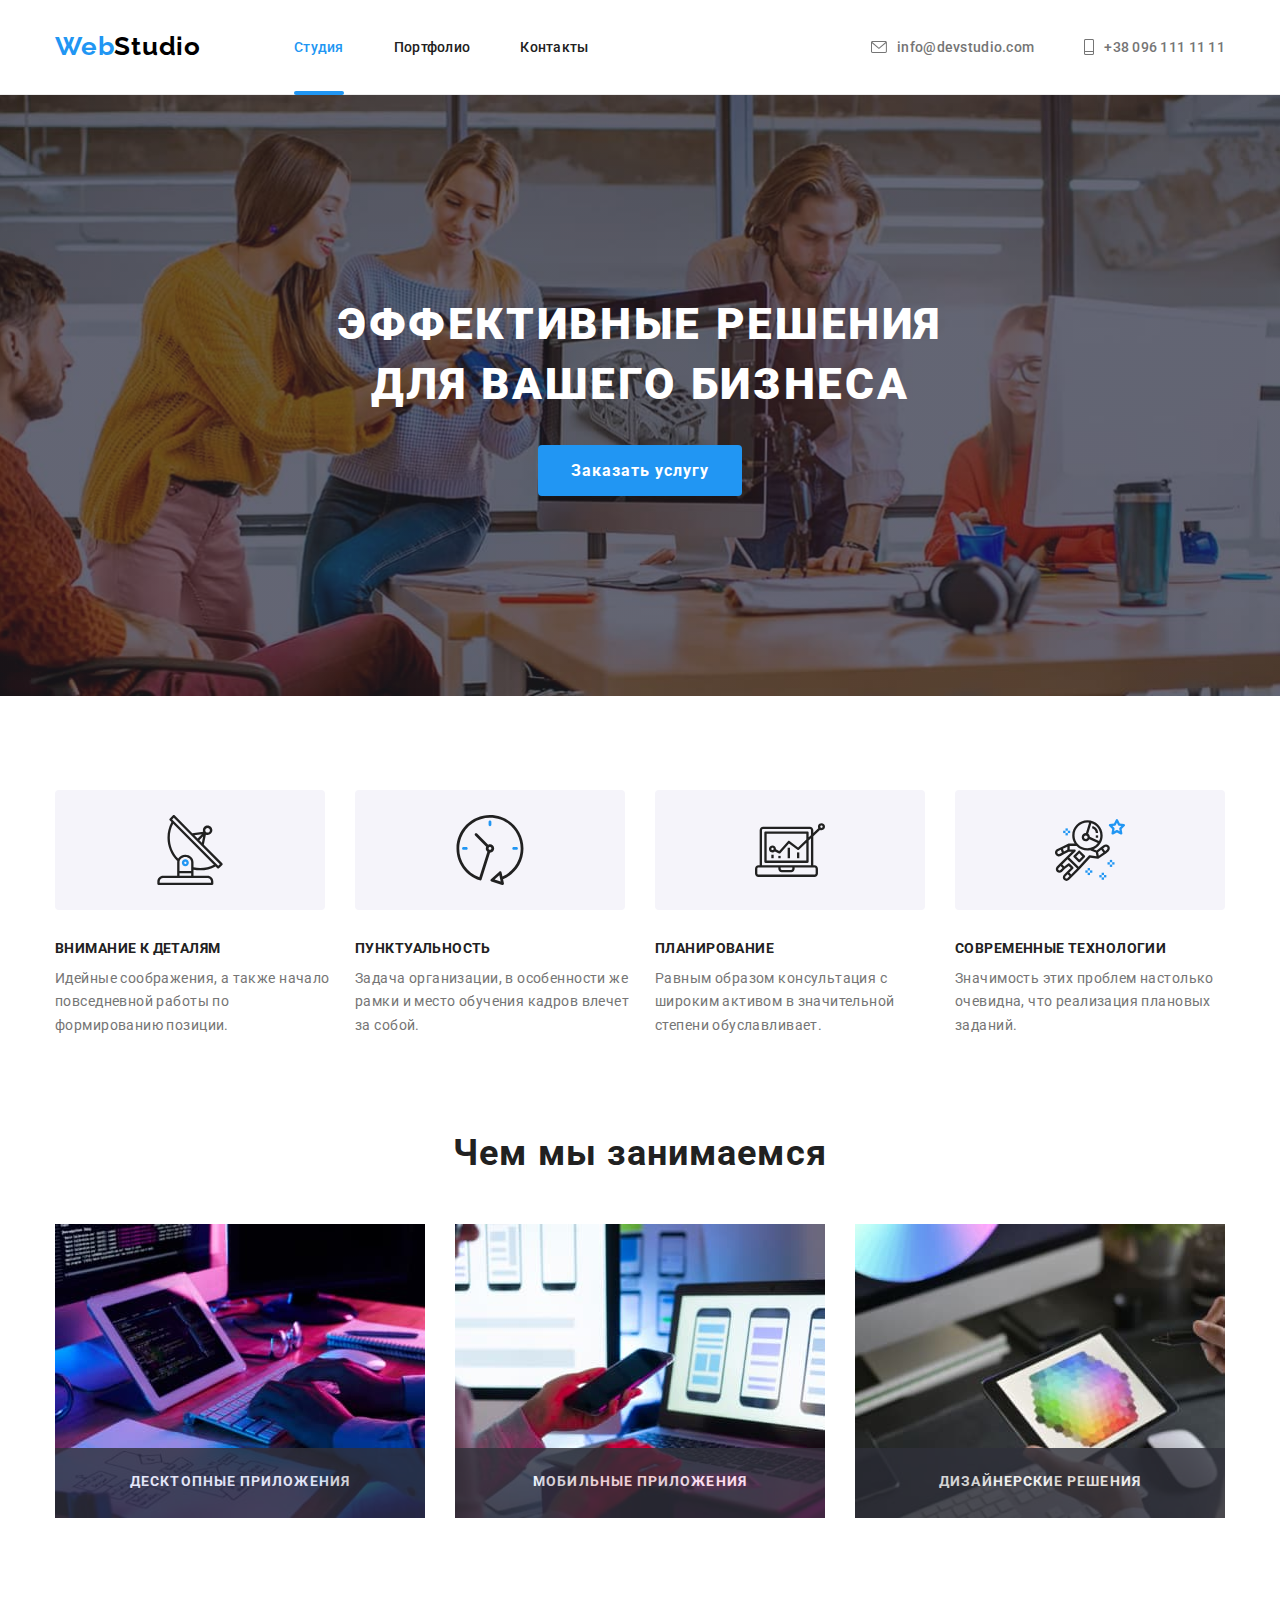
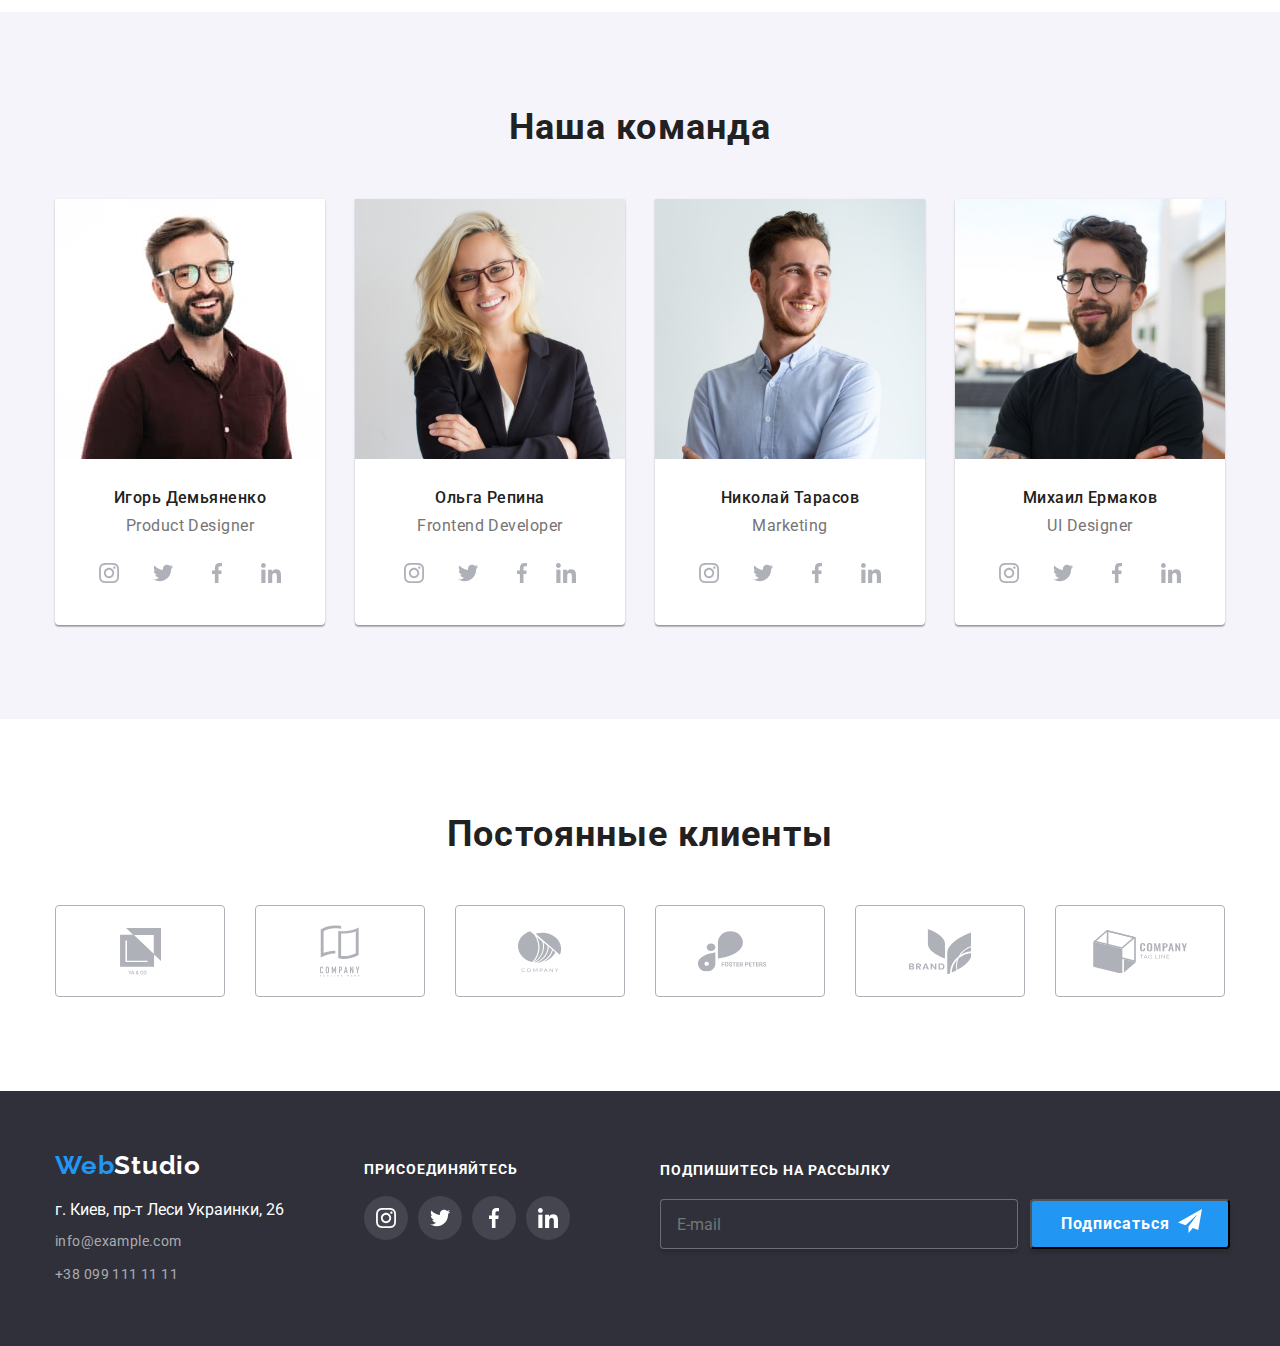
<file: index.html>
<!DOCTYPE html>
<html lang="en">
  <head>
    <meta charset="UTF-8" />
    <meta name="viewport" content="width=device-width, initial-scale=1.0" />
    <title>WebStudio</title>
    <link rel="preconnect" href="https://fonts.googleapis.com" />
    <link rel="preconnect" href="https://fonts.gstatic.com" crossorigin />
    <link
      href="https://fonts.googleapis.com/css2?family=Raleway:wght@700&family=Roboto:wght@400;500;700;900&display=swap"
      rel="stylesheet"
    />
    <link
      rel="stylesheet"
      href="https://cdnjs.cloudflare.com/ajax/libs/modern-normalize/2.0.0/modern-normalize.min.css"
    />
    <link rel="stylesheet" href="./css/main.min.css" />
  </head>

  <body>
    <!-- header -->
    <header class="header">
      <div class="container">
        <div class="header__menu">
          <!-- Лого -->
          <a href="" class="logo link"
            >Web<span class="logo__change-color">Studio</span></a
          >
          <!-- Списки мемю -->

          <nav class="header-navigator">
            <ul class="site-nav list">
              <li class="site-nav__item">
                <a href="" class="site-nav__link link site-nav__link--current">Студия</a>
              </li>
              <li class="site-nav__item">
                <a href="./portfolio.html" class="site-nav__link  link"
                  >Портфолио</a
                >
              </li>
              <li class="site-nav__item">
                <a href="" class="site-nav__link link">Контакты</a>
              </li>
            </ul>
          </nav>
          <ul class="contact-list list">
            <li class="contact-list__item">
              
              <a href="mailto:info@devstudio.com" class="contact-list__link link">
                <svg class="contact-list__icon-mail" width="16px" height="12px">
                  <use href="./icons/sprite.svg#mail"></use>
                </svg>
                info@devstudio.com
              </a>
            </li>
            <li class="contact-list__item">
              <a href="tel:+380961111111" class="contact-list__link link">
                <svg class="contact-list__icon-mobile" width="10px" height="16px">
                  <use href="./icons/sprite.svg#mobile"></use>
                </svg>
                +38 096 111 11 11
              </a>
            </li>
          </ul>
        </div>
      </div>
    </header>
    <main>
      <section class="hero">
        <div class="container">
          <!-- Главный заголовок -->
            <h1 class="hero__title">
              Эффективные решения <br />
              для вашего бизнеса
            </h1>
            <button  class="hero__button" type="button" data-modal-open>Заказать услугу</button>
        </div>
        
      </section>
      <section class="studio">
        <div class="container">
          <h2 class="studio__hidden-title">Студия</h2>
          <ul class="studio__list list">
            <li class="studio__item antenna">
             
              <div class="studio__icon">
                <svg class="icon-antenna" width="70px" height="70px">
                  <use href="./icons/sprite.svg#antenna"></use>
                </svg>
              </div>
              <h3 class="studio__title">Внимание к деталям</h3>
              <p class="studio__text">
                Идейные соображения, а также начало повседневной работы по
                формированию позиции.
              </p>
            </li>
            <li class="studio__item clock">
              <div class="studio__icon">
                <svg class="icon-clock" width="70px" height="70px">
                  <use href="./icons/sprite.svg#clock"></use>
                </svg>
              </div>
              <h3 class="studio__title">Пунктуальность</h3>
              <p class="studio__text">
                Задача организации, в особенности же рамки и место обучения
                кадров влечет за собой.
              </p>
            </li>
            <li class="studio__item diagram">
              <div class="studio__icon">
                <svg class="icon-diagram" width="70px" height="70px">
                  <use href="./icons/sprite.svg#diagram"></use>
                </svg>
              </div>
              <h3 class="studio__title">Планирование</h3>
              <p class="studio__text">
                Равным образом консультация с широким активом в значительной
                степени обуславливает.
              </p>
            </li>
            <li class="studio__item astronaut">
              <div class="studio__icon">
                <svg class="icon-astronaut" width="70px" height="70px">
                  <use href="./icons/sprite.svg#astronaut"></use>
                </svg>
              </div>
              <h3 class="studio__title">Современные технологии</h3>
              <p class="studio__text">
                Значимость этих проблем настолько очевидна, что реализация
                плановых заданий.
              </p>
            </li>
          </ul>
        </div>
      </section>
      <section class="work">
        <div class="container">
          <h2 class="work__title title">Чем мы занимаемся</h2>
          <ul class="work__list list">
            <li class="work__item">
              <img
                src="./images/main/img1.jpg"
                width="370"
                alt="пишет код на планшете используя клавиатуру"
              />
              <div class="work__descr-block">
                <p class="work__descr">Десктопные приложения</p>
              </div>
            </li>
            <li class="work__item">
              <img
                src="./images/main/img2.jpg"
                width="370"
                alt="создает мобильное приложение на ноутбуке>"
              />
              <div class="work__descr-block ">
                <p class="work__descr"> Мобильные приложения</p>
              </div>
            </li>
            <li class="work__item">
              <img
                src="./images/main/img3.jpg"
                width="370"
                alt="палитра цветов на планшете"
              />
              <div class="work__descr-block ">
                <p class="work__descr">Дизайнерские решения</p>
              </div>
            </li>
          </ul>
        </div>
      </section>
      <section class="team">
        <div class="container">
          <h2 class="team__title title">Наша команда</h2>
          <ul class="team__list list">
           
            <li class="team__item">
              <img
                class="team__img"
                src="./images/main/igor.jpg"
                width="270"
                height="260"
                alt="Игорь Демьяненко"
              />
              <div class="team__bottom">
                <h3 class="team__subtitle">Игорь Демьяненко</h3>
              <p class="team__descr">Product Designer</p>
              <ul class="social list">
               
                <li class="social__item">
                  <a class="social__link" href="">
                  <svg class="social__icon" width="20px" height="20px">
                    <use href="./icons/sprite.svg#instagram"></use>
                  </svg>
                </a>
              </li>
                <li class="social__item">
                  <a class="social__link" href="">
                    <svg class="social__icon" width="20px" height="20px">
                      <use href="./icons/sprite.svg#twiter"></use>
                    </svg>
                  </a>
                </li>
                <li class="social__item">
                  <a class="social__link" href="">
                    <svg class="social__icon" width="20px" height="20px">
                      <use href="./icons/sprite.svg#facebook"></use>
                    </svg>
                  </a>
                </li>
                <li class="social__item">
                  <a class="social__link" href="">
                    <svg class="social__icon" width="20px" height="20px">
                      <use href="./icons/sprite.svg#linkedin"></use>
                    </svg>
                  </a>
                </li>                
              </ul>
            </div>
            </li>

            <li class="team__item">
              <img
                class="team__img"
                src="./images/main/olga.jpg"
                width="270"
                height="260"
                alt="Ольга Репина"
              />
              <div class="team__bottom">
                <h3 class="team__subtitle">Ольга Репина</h3>
              <p class="team__descr">Frontend Developer</p>
              <ul class="social list">
                <li class="social__item">
                  <a class="social__link" href="">
                  <svg class="social__icon" width="20px" height="20px">
                    <use href="./icons/sprite.svg#instagram"></use>
                  </svg>
                </a>
              </li>
                <li class="social__item">
                  <a class="social__link" href="">
                    <svg class="social__icon" width="20px" height="20px">
                      <use href="./icons/sprite.svg#twiter"></use>
                    </svg>
                  </a>
                </li>
                <li class="social-item">
                  <a class="social__link" href="">
                    <svg class="social__icon" width="20px" height="20px">
                      <use href="./icons/sprite.svg#facebook"></use>
                    </svg>
                  </a>
                </li>
                <li class="social__item">
                  <a class="social__link" href="">
                    <svg class="social__icon" width="20px" height="20px">
                      <use href="./icons/sprite.svg#linkedin"></use>
                    </svg>
                  </a>
                </li>                
              </ul>
              </div>
            </li>

            <li class="team__item">
              <img
                class="team__img"
                src="./images/main/nikolai.jpg"
                width="270"
                height="260"
                alt="Николай Тарасов"
              />
              <div class="team__bottom">
                <h3 class="team__subtitle">Николай Тарасов</h3>
              <p class="team__descr">Marketing</p>
              <ul class="social list">
                <li class="social__item">
                  <a class="social__link" href="">
                  <svg class="social__icon" width="20px" height="20px">
                    <use href="./icons/sprite.svg#instagram"></use>
                  </svg>
                </a>
              </li>
                <li class="social__item">
                  <a class="social__link" href="">
                    <svg class="social__icon" width="20px" height="20px">
                      <use href="./icons/sprite.svg#twiter"></use>
                    </svg>
                  </a>
                </li>
                <li class="social__item">
                  <a class="social__link" href="">
                    <svg class="social__icon" width="20px" height="20px">
                      <use href="./icons/sprite.svg#facebook"></use>
                    </svg>
                  </a>
                </li>
                <li class="social__item">
                  <a class="social__link" href="">
                    <svg class="social__icon" width="20px" height="20px">
                      <use href="./icons/sprite.svg#linkedin"></use>
                    </svg>
                  </a>
                </li>                
              </ul>
              </div>
            </li>

            <li class="team__item">
              <img
                class="team__img"
                src="./images/main/mikhail.jpg"
                width="270"
                height="260"
                alt="Михаил Ермаков"
              />
              <div class="team__bottom">
                <h3 class="team__subtitle">Михаил Ермаков</h3>
              <p class="team__descr">UI Designer</p>
              <ul class="social list">
                <li class="social__item">
                  <a class="social__link" href="">
                  <svg class="social__icon" width="20px" height="20px">
                    <use href="./icons/sprite.svg#instagram"></use>
                  </svg>
                </a>
              </li>
                <li class="social__item">
                  <a class="social__link" href="">
                    <svg class="social__icon" width="20px" height="20px">
                      <use href="./icons/sprite.svg#twiter"></use>
                    </svg>
                  </a>
                </li>
                <li class="social__item">
                  <a class="social__link" href="">
                    <svg class="social__icon" width="20px" height="20px">
                      <use href="./icons/sprite.svg#facebook"></use>
                    </svg>
                  </a>
                </li>
                <li class="social__item">
                  <a class="social__link" href="">
                    <svg class="social__icon" width="20px" height="20px">
                      <use href="./icons/sprite.svg#linkedin"></use>
                    </svg>
                  </a>
                </li>                
              </ul>
              </div>
            </li>
          </ul>
        </div>
      </section>

      <!-- clients -->
      <section class="clients">
        <div class="container">
          <h3 class="client__title title">Постоянные клиенты</h3>
          <ul class="clients__list list">
            <li class="client__item">
              <a href="" class="client__link">
                <svg class="client__icon" width="41px" height="46.7px">
                  <use href="./icons/sprite.svg#company1"></use>
                </svg>
              </a>
            </li>
            <li class="client__item">
              <a href="" class="client__link">
                <svg class="client__icon" width="40px" height="52px">
                  <use href="./icons/sprite.svg#company2"></use>
                </svg>
              </a>
            </li>
            <li class="client__item">
              <a href="" class="client__link">
                <svg class="client__icon" width="43.46px" height="41.18px">
                  <use href="./icons/sprite.svg#company3"></use>
                </svg>
              </a>
            </li>
            <li class="client__item">
              <a href="" class="client__link">
                <svg class="client__icon" width="84.44px" height="40.62px">
                  <use href="./icons/sprite.svg#company4"></use>
                </svg>
              </a>
            </li>
            <li class="client__item">
              <a href="" class="client__link">
                <svg class="client__icon" width="62.54px" height="45.43px">
                  <use href="./icons/sprite.svg#company5"></use>
                </svg>
              </a>
            </li>
            <li class="client__item">
              <a href="" class="client__link">
                <svg class="client__icon" width="93.79px" height="43.93px">
                  <use href="./icons/sprite.svg#company6"></use>
                </svg>
              </a>
            </li>
          </ul>
        </div>
      </section>
    </main>
    <!-- Футер -->
    <footer class="footer">
      <div class="container">
        
        <div class="footer__wrapper">
          
          <div class="footer__contact-info">
            <!-- Лого футер -->
            <a href="" class="logo footer__logo link"
            >Web<span class="logo__change-color logo__change-color--inverse">Studio</span></a
          >
        <address class="footer__address">г. Киев, пр-т Леси Украинки, 26</address>
        <address class="footer__address">
          <ul class="footer__contact-list list">
            <li class="footer__item">
              <a href="mailto:info@example.com" class="footer-mail-link link"
                >info@example.com</a
              >
            </li>
            <li class="footer__item">
              <a href="tel:+380991111111" class="footer-tel-link link"
                >+38 099 111 11 11</a
              >
            </li>
          </ul>
        </address>
          </div>
         
          <div class="social-media">
            
            <h2 class="social-media__subheader" >присоединяйтесь</h2>
            
            <ul class="social-media__list list">
              <li class="social-media__item">
                <a class="social-media__link" href="">
                  <svg class="social-media__icon" width="20px" height="20px">
                    <use href="./icons/sprite.svg#instagram"></use>
                  </svg>
                </a>
              </li>
              <li class="social-media__item">
                <a class="social-media__link" href="">
                  <svg class="social-media__icon" width="20px" height="20px">
                    <use href="./icons/sprite.svg#twiter"></use>
                  </svg>
                </a>
              </li>
              <li class="social-media__item">
                <a class="social-media__link" href="">
                  <svg class="social-media__icon" width="20px" height="20px">
                    <use href="./icons/sprite.svg#facebook"></use>
                  </svg>
                </a>
              </li>
              <li class="social-media__item">
                <a class="social-media__link" href="">
                  <svg class="social-media__icon" width="20px" height="20px">
                    <use href="./icons/sprite.svg#linkedin"></use>
                  </svg>
                </a>
              </li>
            </ul>
          </div>
           
            <div class="subscribe">
              <form>
                <label class="subscribe__form">
                  <span class="subscribe__label">Подпишитесь на рассылку</span>
                  <input class="subscribe__input" type="email" name="mail" placeholder="E-mail">
                </label>
              </form>
            </div>
                       
          <div class="subscribe__tel-logo">
            <button class="subscribe__btn" type="submit">Подписаться</button>
          </div>
        </div>
      </div>
    </footer>

    <div  class="backdrop is-hidden" data-modal>
      <div class="modal">
        
        <h2 class="modal__title">Оставьте свои данные, мы вам перезвоним</h2>
        
        <form class="form"> 
          <label class="form__field">
              <input type="text" class="form__input" name="name" id="name" autocomplete="no-autofill-please" placeholder=" " >
              <span class="form__label">Имя</span>          
              <svg class="form__icon icon-person " width="15px" height="15px">
                <use href="./icons/sprite.svg#person"></use>
              </svg>
          </label>

          <label class="form__field">
            <input type="tel" class="form__input" name="phone" id="phone" autocomplete="off" placeholder=" ">   
            <span class="form__label">Телефон</span>         
            <svg class="form__icon icon-phone" width="15px" height="15px">
              <use href="./icons/sprite.svg#phone"></use>
            </svg>
          </label>

          <label class="form__field">
            <input type="email" class="form__input form__margin" name="mail" id="mail" autocomplete="off" placeholder=" ">      
            <span class="form__label">Почта</span>      
            <svg class="form__icon icon-email" width="15px" height="15px">
              <use href="./icons/sprite.svg#email"></use>
            </svg>
          </label>

          <label class="field-comment form-field">
            <span class="field-comment__text">Комментарий</span>
            <textarea class="field-comment__textarea" name="comment" placeholder="Введите текст"></textarea>
          </label>

         
              <label class="field-agreement">
                <input class="field-agreement__checkbox" type="checkbox" name="topic" value="html">
                <span class="field-agreement__icon"></span>
               <span class="field-agreement__lable">Соглашаюсь с рассылкой и принимаю <a class="field-agreement__link" href="">Условия договора</a></span>
              </label>
              <button class="form__button" type="submit">Отправить</button>
        </form>

      <svg class="modal__icon-close" data-modal-close width="30px" height="30px">
        <use href="./icons/sprite.svg#close"></use>
      </svg>

      </div>
    </div>
    <script src="./js/modal.js"></script>
  </body>
</html>
</file>
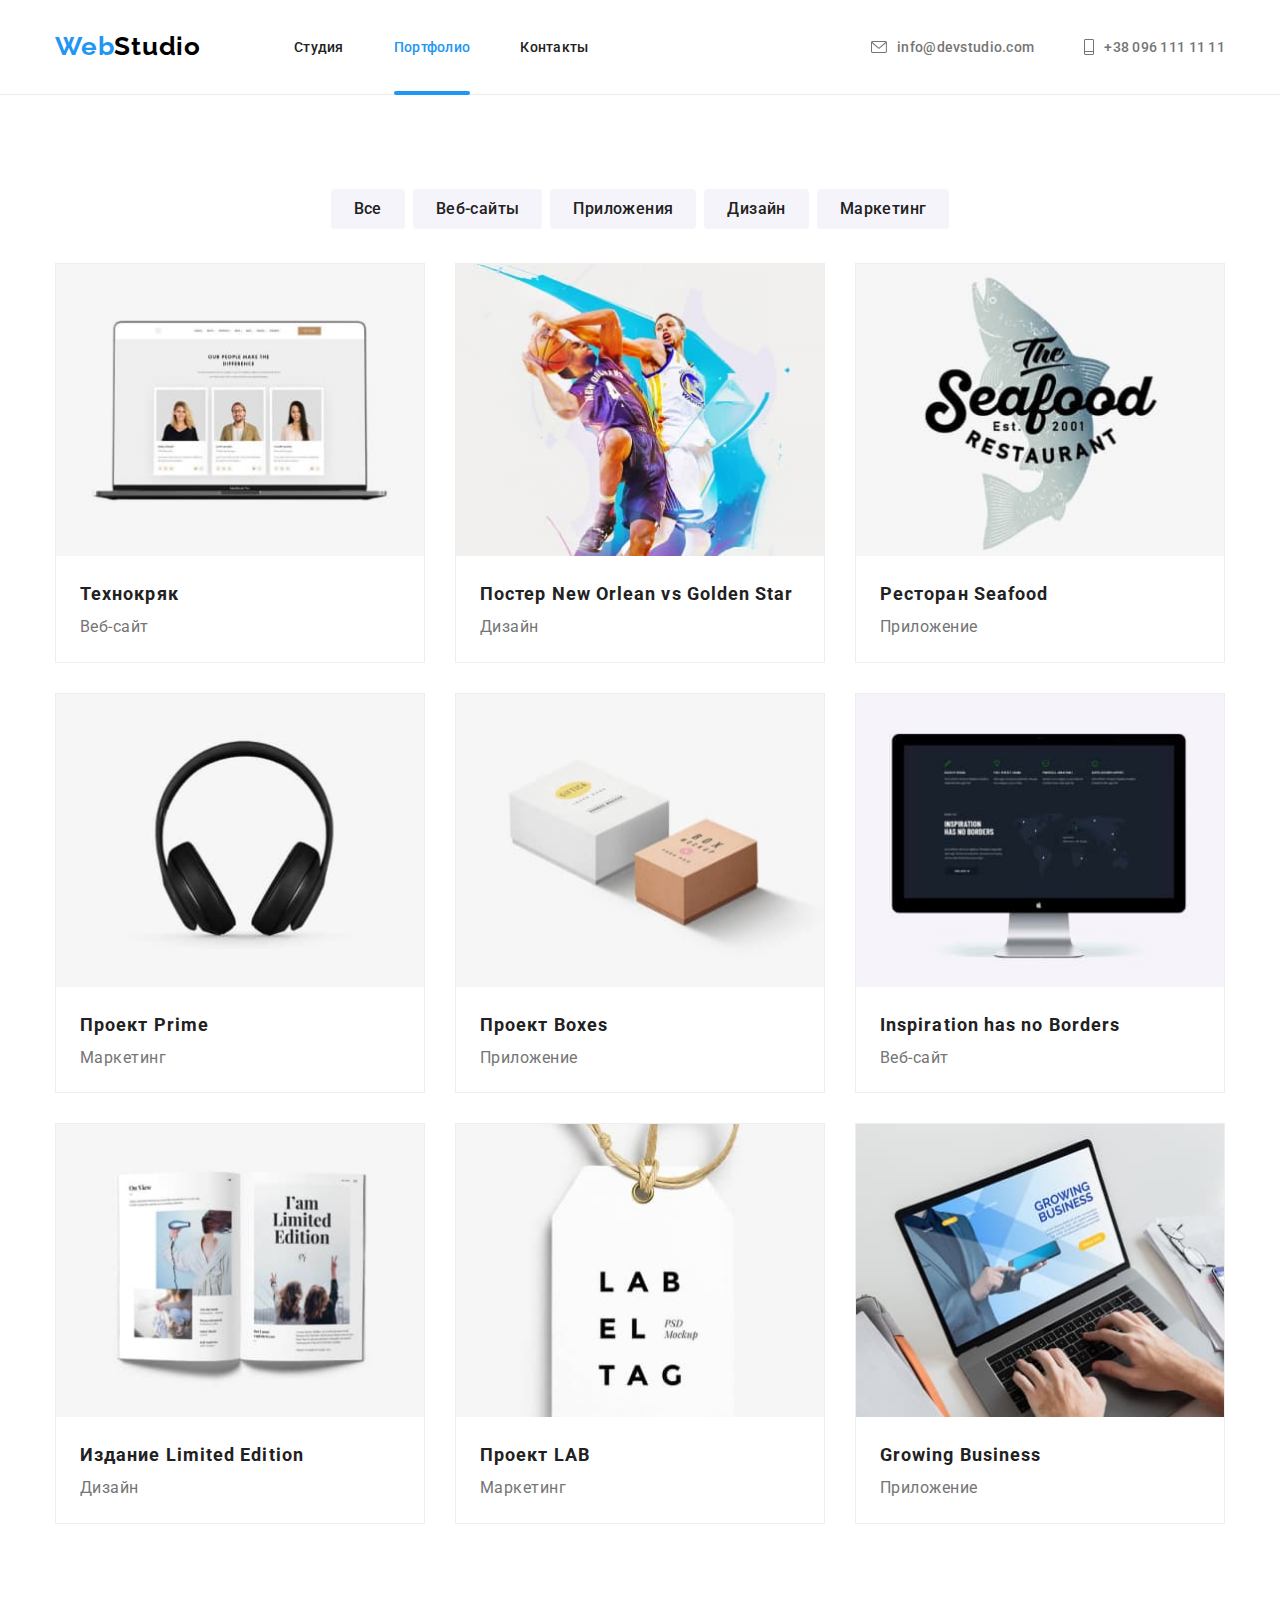
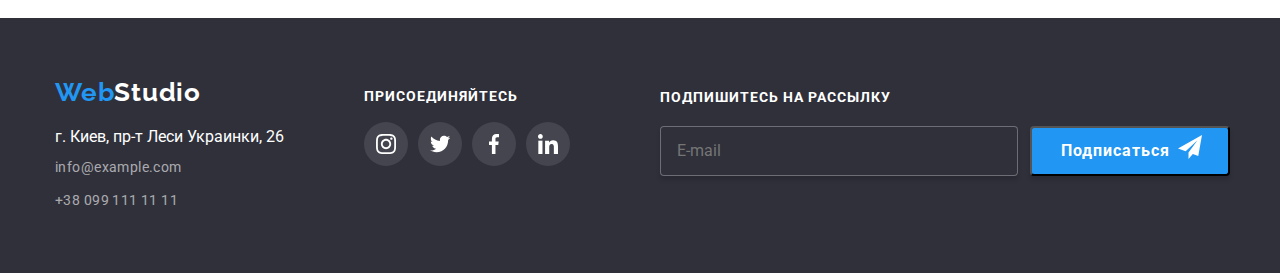
<file: portfolio.html>
<!DOCTYPE html>
<html lang="en">
<head>
    <meta charset="UTF-8">
    <meta name="viewport" content="width=device-width, initial-scale=1.0">
    <title>WebStudio</title>
    <link rel="preconnect" href="https://fonts.googleapis.com">
    <link rel="preconnect" href="https://fonts.gstatic.com" crossorigin>
    <link href="https://fonts.googleapis.com/css2?family=Raleway:wght@700&family=Roboto:wght@400;500;700;900&display=swap" rel="stylesheet">
    <link rel="stylesheet" href="https://cdnjs.cloudflare.com/ajax/libs/modern-normalize/2.0.0/modern-normalize.min.css">
    <link rel="stylesheet" href="./css/main.min.css">
</head>
<body>
    <!-- header -->
    <header class="header">
      <div class="container">
        <div class="header__menu">
          <!-- Лого -->
          <a href="" class="logo link"
            >Web<span class="logo__change-color">Studio</span></a
          >
          <!-- Списки мемю -->

          <nav class="header-navigator">
            <ul class="site-nav list">
              <li class="site-nav__item">
                <a href="./index.html" class="site-nav__link link ">Студия</a>
              </li>
              <li class="site-nav__item">
                <a href="" class="site-nav__link  link site-nav__link--current"
                  >Портфолио</a
                >
              </li>
              <li class="site-nav__item">
                <a href="" class="site-nav__link link">Контакты</a>
              </li>
            </ul>
          </nav>
          <ul class="contact-list list">
            <li class="contact-list__item">
              
              <a href="mailto:info@devstudio.com" class="contact-list__link link">
                <svg class="contact-list__icon-mail" width="16px" height="12px">
                  <use href="./icons/sprite.svg#mail"></use>
                </svg>
                info@devstudio.com
              </a>
            </li>
            <li class="contact-list__item">
              <a href="tel:+380961111111" class="contact-list__link link">
                <svg class="contact-list__icon-mobile" width="10px" height="16px">
                  <use href="./icons/sprite.svg#mobile"></use>
                </svg>
                +38 096 111 11 11
              </a>
            </li>
          </ul>
        </div>
      </div>
    </header>
    <main>
        <section class="portfolio section">
           <div class="container">
            <ul class="portfolio-nav list">
                <li class="portfolio-nav__item"><button class="portfolio-nav__button" type="button">Все</button></li>
                <li class="portfolio-nav__item"><button class="portfolio-nav__button" type="button">Веб-сайты</button></li>
                <li class="portfolio-nav__item"><button class="portfolio-nav__button" type="button">Приложения</button></li>
                <li class="portfolio-nav__item"><button class="portfolio-nav__button" type="button">Дизайн</button></li>
                <li class="portfolio-nav__item"><button class="portfolio-nav__button" type="button">Маркетинг</button></li>
            </ul>
            <ul class="project list">
                <li class="project__item">
                  <div class="project__block">
                    <img src="./images/portfolio/img1.jpg" width="370" alt="Веб-сайт">
                    <div class="project__animation">
                      <p class="project__text">
                        Ресурс предлагает комплексные предложения с разным уровнем функционала и сервисов. Все это позволит посетителю получить исчерпывающие сведения о компании или частном лице.
                      </p>
                    </div>
                  </div>
                    
                    <a href="" class="project__link link" >
                        <h2 class="project__title" >Технокряк</h2>
                        <p class="project__subtitle" >Веб-сайт</p>
                    </a>
                </li>
                <li class="project__item">
                  <div class="project__block">
                    <img src="./images/portfolio/img2.jpg" width="370" alt="Дизайн">
                    <div class="project__animation">
                      <p class="project__text">
                        Ресурс предлагает комплексные предложения с разным уровнем функционала и сервисов. Все это позволит посетителю получить исчерпывающие сведения о компании или частном лице.
                      </p>
                    </div>
                  </div>
                    
                    <a href="" class="project__link link" >
                        <h2 class="project__title" > Постер New Orlean vs Golden Star</h2>
                        <p class="project__subtitle" >Дизайн</p>
                    </a>
                </li>
                <li class="project__item">
                  <div class="project__block">
                    <img src="./images/portfolio/img3.jpg" width="370" alt="Приложение">
                    <div class="project__animation">
                      <p class="project__text">
                        Ресурс предлагает комплексные предложения с разным уровнем функционала и сервисов. Все это позволит посетителю получить исчерпывающие сведения о компании или частном лице.
                      </p>
                    </div>
                  </div>
                    
                    <a href="" class="project__link link" >
                        <h2 class="project__title" >Ресторан Seafood</h2>
                        <p class="project__subtitle" >Приложение</p>
                    </a>
                </li>
                <li class="project__item">
                  <div class="project__block">
                    <img src="./images/portfolio/img4.jpg" width="370" alt="Маркетинг">
                    <div class="project__animation">
                      <p class="project__text">
                        Ресурс предлагает комплексные предложения с разным уровнем функционала и сервисов. Все это позволит посетителю получить исчерпывающие сведения о компании или частном лице.
                      </p>
                    </div>
                  </div>
                    
                    <a href="" class="project__link link" >
                        <h2 class="project__title" >Проект Prime</h2>
                        <p class="project__subtitle" >Маркетинг</p>
                    </a>
                </li>
                <li class="project__item">
                  <div class="project__block">
                    <img src="./images/portfolio/img5.jpg" width="370" alt="Приложение">
                    <div class="project__animation">
                      <p class="project__text">
                        Ресурс предлагает комплексные предложения с разным уровнем функционала и сервисов. Все это позволит посетителю получить исчерпывающие сведения о компании или частном лице.
                      </p>
                    </div>
                  </div>
                    
                    <a href="" class="project__link link" >
                    
                        <h2 class="project__title" >Проект Boxes</h2>
                        <p class="project__subtitle" >Приложение</p>
                    </a>
                </li>
                <li class="project__item">
                  <div class="project__block">
                    <img src="./images/portfolio/img6.jpg" width="370" alt="Веб-сайт">
                    <div class="project__animation">
                      <p class="project__text">
                        Ресурс предлагает комплексные предложения с разным уровнем функционала и сервисов. Все это позволит посетителю получить исчерпывающие сведения о компании или частном лице.
                      </p>
                    </div>
                  </div>
                    
                    <a href="" class="project__link link" >
                        <h2 class="project__title" >Inspiration has no Borders</h2>
                        <p class="project__subtitle" >Веб-сайт</p>
                    </a>
                </li>
                <li class="project__item">
                  <div class="project__block">
                    <img src="./images/portfolio/img7.jpg" width="370" alt="Дизайн">
                    <div class="project__animation">
                      <p class="project__text">
                        Ресурс предлагает комплексные предложения с разным уровнем функционала и сервисов. Все это позволит посетителю получить исчерпывающие сведения о компании или частном лице.
                      </p>
                    </div>
                  </div>
                    
                    <a href="" class="project__link link" >
                        <h2 class="project__title" >Издание Limited Edition</h2>
                        <p class="project__subtitle" >Дизайн</p>
                    </a>
                </li>
                <li class="project__item">
                  <div class="project__block">
                    <img src="./images/portfolio/img8.jpg" width="370" alt="Маркетинг">
                    <div class="project__animation">
                      <p class="project__text">
                        Ресурс предлагает комплексные предложения с разным уровнем функционала и сервисов. Все это позволит посетителю получить исчерпывающие сведения о компании или частном лице.
                      </p>
                    </div>
                  </div>
                    
                    <a href="" class="project__link link" >
                        <h2 class="project__title" >Проект LAB</h2>
                        <p class="project__subtitle" >Маркетинг</p>
                    </a>
                </li>
                <li class="project__item">
                  <div class="project__block">
                    <img src="./images/portfolio/img9.jpg" width="370" alt="Приложение">
                    <div class="project__animation">
                      <p class="project__text">
                        Ресурс предлагает комплексные предложения с разным уровнем функционала и сервисов. Все это позволит посетителю получить исчерпывающие сведения о компании или частном лице.
                      </p>
                    </div>
                  </div>
                    
                    <a href="" class="project__link link" >
                        <h2 class="project__title" >Growing Business</h2>
                        <p class="project__subtitle" >Приложение</p>
                    </a>
                </li>
            </ul>
           </div>
        </section>
    </main>
    <!-- Футер -->
    <footer class="footer">
      <div class="container">
        
        <div class="footer__wrapper">
          
          <div class="footer__contact-info">
            <!-- Лого футер -->
            <a href="" class="logo footer__logo link"
            >Web<span class="logo__change-color logo__change-color--inverse">Studio</span></a
          >
        <address class="footer__address">г. Киев, пр-т Леси Украинки, 26</address>
        <address class="footer__address">
          <ul class="footer__contact-list list">
            <li class="footer__item">
              <a href="mailto:info@example.com" class="footer-mail-link link"
                >info@example.com</a
              >
            </li>
            <li class="footer__item">
              <a href="tel:+380991111111" class="footer-tel-link link"
                >+38 099 111 11 11</a
              >
            </li>
          </ul>
        </address>
          </div>
         
          <div class="social-media">
            
            <h2 class="social-media__subheader" >присоединяйтесь</h2>
            
            <ul class="social-media__list list">
              <li class="social-media__item">
                <a class="social-media__link" href="">
                  <svg class="social-media__icon" width="20px" height="20px">
                    <use href="./icons/sprite.svg#instagram"></use>
                  </svg>
                </a>
              </li>
              <li class="social-media__item">
                <a class="social-media__link" href="">
                  <svg class="social-media__icon" width="20px" height="20px">
                    <use href="./icons/sprite.svg#twiter"></use>
                  </svg>
                </a>
              </li>
              <li class="social-media__item">
                <a class="social-media__link" href="">
                  <svg class="social-media__icon" width="20px" height="20px">
                    <use href="./icons/sprite.svg#facebook"></use>
                  </svg>
                </a>
              </li>
              <li class="social-media__item">
                <a class="social-media__link" href="">
                  <svg class="social-media__icon" width="20px" height="20px">
                    <use href="./icons/sprite.svg#linkedin"></use>
                  </svg>
                </a>
              </li>
            </ul>
          </div>
           
            <div class="subscribe">
              <form>
                <label class="subscribe__form">
                  <span class="subscribe__label">Подпишитесь на рассылку</span>
                  <input class="subscribe__input" type="email" name="mail" placeholder="E-mail">
                </label>
              </form>
            </div>
                       
          <div class="subscribe__tel-logo">
            <button class="subscribe__btn" type="submit">Подписаться</button>
          </div>
        </div>
      </div>
    </footer>
</body>
</html>
</file>
<file: css/main.min.css>
:root{--primary-text-color: #757575;--secondary-text-color: #212121;--title-text-color: #212121;--accent-color: #2196f3}/*! modern-normalize v3.0.1 | MIT License | https://github.com/sindresorhus/modern-normalize */*,::before,::after{box-sizing:border-box}html{font-family:system-ui,"Segoe UI",Roboto,Helvetica,Arial,sans-serif,"Apple Color Emoji","Segoe UI Emoji";line-height:1.15;-webkit-text-size-adjust:100%;-moz-tab-size:4;-o-tab-size:4;tab-size:4}body{margin:0}b,strong{font-weight:bolder}code,kbd,samp,pre{font-family:ui-monospace,SFMono-Regular,Consolas,"Liberation Mono",Menlo,monospace;font-size:1em}small{font-size:80%}sub,sup{font-size:75%;line-height:0;position:relative;vertical-align:baseline}sub{bottom:-0.25em}sup{top:-0.5em}table{border-color:currentcolor}button,input,optgroup,select,textarea{font-family:inherit;font-size:100%;line-height:1.15;margin:0}button,[type=button],[type=reset],[type=submit]{-webkit-appearance:button}legend{padding:0}progress{vertical-align:baseline}::-webkit-inner-spin-button,::-webkit-outer-spin-button{height:auto}[type=search]{-webkit-appearance:textfield;outline-offset:-2px}::-webkit-search-decoration{-webkit-appearance:none}::-webkit-file-upload-button{-webkit-appearance:button;font:inherit}summary{display:list-item}ul{padding:0;margin:0}h1,h2,h3,h4,h5,h5,p{margin:0}img{display:block;max-width:100%;height:auto}body{font-family:"Roboto",sans-serif;color:var(--primary-text-color);background-color:#fff}.link{text-decoration:none}.list{list-style:none}.title{color:var(--secondary-text-color);text-align:center;font-size:36px;font-weight:700;letter-spacing:1.08px;line-height:1.17}.container{margin-left:auto;margin-right:auto;width:1200px;padding-left:15px;padding-right:15px}.logo{margin-right:93px;color:var(--accent-color);font-family:"Raleway",sans-serif;font-size:26px;font-weight:700;letter-spacing:.78px}.logo__change-color{color:#000}.logo__change-color--inverse{color:#fff}.footer__logo{display:block;margin-bottom:20px}.backdrop{position:fixed;top:0;left:0;width:100%;height:100%;background-color:rgba(0,0,0,.2);z-index:1;opacity:1;transition:opacity 250ms cubic-bezier(0.4, 0, 0.2, 1)}.backdrop.is-hidden{opacity:0;pointer-events:none}.backdrop.is-hidden .modal{transform:translate(-50%, -50%) scale(0.9);transition:transform 250ms cubic-bezier(0.4, 0, 0.2, 1)}.backdrop.is-hidden .modal{transform:translate(-50%, -50%) scale(0.9);transition:transform 250ms cubic-bezier(0.4, 0, 0.2, 1)}.modal{position:absolute;top:50%;left:50%;transform:translate(-50%, -50%) scale(1);transition:transform 250ms cubic-bezier(0.4, 0, 0.2, 1);width:528px;min-height:581px;padding:40px;background-color:#fff;border-radius:4px;box-shadow:0px 2px 1px 0px rgba(0,0,0,.2),0px 1px 1px 0px rgba(0,0,0,.14),0px 1px 3px 0px rgba(0,0,0,.12);background:#fff}.modal__title{margin-bottom:30px;color:var(--secondary-text-color);font-size:19px;font-weight:700;line-height:23px;letter-spacing:1.08px;text-align:center}.modal__icon-close{position:absolute;display:flex;top:8px;right:8px;fill:#000;stroke:rgba(0,0,0,.1);cursor:pointer}.modal__icon-close:hover{fill:var(--accent-color)}.form{width:448px;margin:0 auto}.form__field{position:relative;display:block}.form__input{display:block;margin-bottom:28px;width:448px;height:40px;padding:10px 40px;font:inherit;border:1px solid var(--primary-text-color);border-radius:4px}.form__margin{margin-bottom:10px}.form__label{position:absolute;top:50%;left:40px;transform:translateY(-50%);transition:transform 250ms cubic-bezier(0.4, 0, 0.2, 1)}.form__field:focus-within>.form__label{transform:translate(-40px, -40px)}.form__input:not(:-moz-placeholder-shown)+.form__label{transform:translate(-40px, -40px)}.form__input:not(:placeholder-shown)+.form__label{transform:translate(-40px, -40px)}.form__icon{position:absolute;top:50%;left:15px;transform:translateY(-50%)}.form__input:focus .form__icon{border:1px solid var(--accent-color)}.form__field:focus-within>.form__icon{fill:var(--accent-color)}.field-comment{display:flex;flex-direction:column}.field-comment__text{margin-bottom:4px}.field-comment__textarea{padding:12px 0 0 16px;resize:none;width:448px;height:120px;margin-bottom:20px}.field-comment__textarea::-moz-placeholder{color:var(--primary-text-color);opacity:50%}.field-comment__textarea::placeholder{color:var(--primary-text-color);opacity:50%}.field-agreement__checkbox{position:absolute;width:1px;height:1px;margin:-1px;border:0;padding:0;white-space:nowrap;-webkit-clip-path:inset(100%);clip-path:inset(100%)}.field-agreement{display:flex;align-items:center;margin-bottom:30px}.field-agreement__icon{display:inline-block;width:15px;height:15px;border:1px solid #2a2a2a;border-radius:4px;margin-right:9px}.field-agreement__checkbox:checked+.field-agreement__icon{border-color:rgba(0,0,0,0);background-color:var(--accent-color);background-image:url(../icons/icon-check.svg);background-size:contain;background-origin:border-box}.field-agreement__lable{color:var(--primary-text-color);font-size:14px;font-weight:400;line-height:1.7px;letter-spacing:.42px}.field-agreement__link{color:var(--accent-color)}.form__button{display:block;margin:0 auto;color:#fff;font-family:Roboto;font-size:16px;font-weight:700;line-height:30px;letter-spacing:1.08px;text-align:center;width:200px;height:50px;border-radius:4px;box-shadow:0px 4px 4px 0px rgba(0,0,0,.15);background-color:var(--accent-color)}.form__button:hover,.form__button:focus{cursor:pointer}.social{display:flex;justify-content:center}.social__item:not(:last-child){margin-right:10px}.social__link{display:inline-flex;padding:12px;color:#afb1b8;border-radius:50px;transition:background-color 250ms cubic-bezier(0.4, 0, 0.2, 1),color 250ms cubic-bezier(0.4, 0, 0.2, 1)}.social__link:hover{border-radius:50px;background-color:var(--accent-color);color:#fff}.social__icon{fill:currentColor}.social-media{margin:12px 90px 0 0}.social-media__subheader{margin-bottom:20px;color:#fff;font-size:14px;font-weight:700;line-height:.9;letter-spacing:1px;text-align:left;text-transform:uppercase}.social-media__list{display:flex}.social-media__item:not(:last-child){margin-right:10px;justify-content:center}.social-media__link{display:inline-flex;padding:12px;fill:#fff;background-color:rgba(255,255,255,.1);border-radius:50px;transition:background-color 250ms cubic-bezier(0.4, 0, 0.2, 1)}.social-media__link:hover{background-color:var(--accent-color)}.subscribe{margin:12px 12px 0 0}.subscribe__form{display:flex;flex-direction:column}.subscribe__label{color:#fff;font-size:14px;font-weight:700;line-height:1.14;letter-spacing:1px;text-align:left;text-transform:uppercase;margin-bottom:20px}.subscribe__input{width:358px;height:50px;padding:15px 16px;box-sizing:border-box;border:1px solid rgba(255,255,255,.3);border-radius:4px;box-shadow:0px 4px 4px 0px rgba(0,0,0,.15);background:rgba(33,150,243,0);background-color:#2f303a}.subscribe__btn{width:200px;height:50px;margin-top:12px;border-radius:4px;box-shadow:0px 4px 4px 0px rgba(0,0,0,.15);background:var(--accent-color);padding:0 0 0 29px;color:#fff;font-size:16px;font-weight:700;line-height:1.9;letter-spacing:1px;text-align:left}.subscribe__btn:hover,.subscribe__btn:focus{cursor:pointer}.subscribe__tel-logo{position:relative;margin-top:36px;width:200px}.subscribe__btn::after{content:"";position:absolute;top:34%;right:28px;transform:translateY(-50%);width:24px;height:24px;background-image:url(../icons/telegram.icon.svg);background-size:contain;background-origin:border-box}.header{border-bottom:1px solid #ececec}.header__menu{position:relative;display:flex;align-items:center;padding-top:32px;padding-bottom:32px}.site-nav{display:flex}.site-nav__item:not(:last-child){margin-right:50px}.site-nav__link{position:relative;display:block;color:var(--secondary-text-color);font-size:14px;font-weight:500;letter-spacing:.28px;transition:color 250ms cubic-bezier(0.4, 0, 0.2, 1)}.site-nav__link:hover,.site-nav__link:focus{color:var(--accent-color)}.site-nav__link--current{color:var(--accent-color)}.site-nav__link--current::after{content:"";position:absolute;display:block;background-color:#2196f3;width:100%;height:4px;border-radius:3px;top:52px;right:0}.contact-list{display:flex;margin-left:auto}.contact-list__item{display:flex;align-items:center;margin-right:50px}.contact-list__item:last-child{margin-right:0}.contact-list__link{display:flex;align-items:center;color:var(--primary-text-color);font-size:14px;font-weight:500;letter-spacing:.28px;align-items:center;transition:color 250ms cubic-bezier(0.4, 0, 0.2, 1)}.contact-list__link:hover,.contact-list__link:focus{color:var(--accent-color)}.contact-list__icon-mail,.contact-list__icon-mobile{margin-right:10px;fill:currentColor}.hero{max-width:1600px;min-height:600px;margin-left:auto;margin-right:auto;padding:200px 0;text-align:center;background-color:#2f303a;background-image:linear-gradient(to right, rgba(47, 48, 58, 0.4), rgba(47, 48, 58, 0.4)),url(..//images/main/bg.jpg);background-size:cover;background-repeat:no-repeat;background-position:center}.hero__title{margin-top:0;margin-bottom:30px;color:#fff;font-size:44px;font-weight:900;line-height:1.36;letter-spacing:2.64px;text-transform:uppercase}.hero__button{padding:10px 32px;min-width:200px;border-radius:4px;border:1px solid rgba(0,0,0,0);color:#fff;font-size:16px;font-weight:700;line-height:1.87;letter-spacing:.96px;text-align:center;cursor:pointer;background-color:var(--accent-color)}.studio__hidden-title{display:none}.studio{padding:94px 0 47px 0}.studio__list{display:flex}.studio__item{display:block;width:270px;margin-right:30px}.studio__item:last-child{margin-right:0}.studio__icon{display:flex;justify-content:center;align-items:center;margin-bottom:30px;width:270px;min-height:120px;background-color:#f5f4fa;border-radius:4px;fill:var(--secondary-text-color)}.studio__title{margin-top:0;margin-bottom:10px;color:var(--secondary-text-color);font-size:14px;font-weight:700;letter-spacing:.42px;text-transform:uppercase}.studio__text{width:279px;font-size:14px;line-height:1.71;letter-spacing:.42px;margin:0}.work{padding:47px 0 94px 0}.work__title{margin-top:0;margin-bottom:50px}.work__list{display:flex;justify-content:center}.work__item{position:relative}.work__item:not(:last-child){display:block;margin-right:30px}.work__descr-block{position:absolute;bottom:0;width:100%;height:70px;background-color:#2f303a;opacity:.8}.work__descr{padding:27px 0;text-align:center;color:#fff;font-size:14px;font-weight:700;line-height:.87;letter-spacing:1.08px;text-transform:uppercase}.team{padding:94px 0;background-color:#f5f4fa}.team__title{margin-top:0;margin-bottom:50px}.team__list{display:flex;justify-content:center}.team__item{margin-right:30px;width:270px;border-radius:0px 0px 4px 4px;box-shadow:0px 2px 1px 0px rgba(0,0,0,.2),0px 1px 1px 0px rgba(0,0,0,.14),0px 1px 3px 0px rgba(0,0,0,.12);background:#fff}.team__item:last-child{margin-right:0}.team__bottom{padding-top:30px;padding-bottom:30px}.team__subtitle{color:var(--secondary-text-color);text-align:center;font-size:16px;font-weight:500;letter-spacing:.48px;margin-bottom:10px}.team__descr{text-align:center;font-size:16px;letter-spacing:.48px;margin-bottom:16px}.clients{padding:94px 0}.client__title{text-align:center;margin-bottom:50px}.clients__list{display:flex;justify-content:space-between}.client__link{display:inline-flex;justify-content:center;align-items:center;width:170px;height:92px;color:#afb1b8;border:1px solid #afb1b8;border-radius:4px;transition:color 250ms cubic-bezier(0.4, 0, 0.2, 1),border 250ms cubic-bezier(0.4, 0, 0.2, 1)}.client__link:hover{color:var(--accent-color);border:1px solid var(--accent-color)}.client__icon{fill:currentColor}.footer{padding:60px 0;background-color:#2f303a}.footer__wrapper{display:flex}.footer__contact-info{margin-right:70px}.footer__address{font-style:normal;color:#fff;margin-bottom:9px}.footer__address:last-child{margin-bottom:0}.footer__item:not(:last-child){margin-bottom:9px}.footer-mail-link,.footer-tel-link{color:rgba(255,255,255,.6);font-family:Roboto;font-size:14px;line-height:1.74;letter-spacing:.42px;transition:color 250ms cubic-bezier(0.4, 0, 0.2, 1)}.footer-mail-link:hover,.footer-tel-link:hover,.footer-mail-link:focus,.footer-tel-link:focus{color:var(--accent-color)}.portfolio-nav{display:flex;justify-content:center;margin-bottom:34px}.portfolio-nav__button:hover,.portfolio-nav__button:focus{color:#fff;background-color:var(--accent-color);box-shadow:0px 2px 2px 0px rgba(0,0,0,.12),0px 1px 2px 0px rgba(0,0,0,.08),0px 3px 1px 0px rgba(0,0,0,.1);background:#2196f3}.portfolio-nav__item:not(:last-child){margin-right:8px}.portfolio-nav__button{padding:6px 22px;color:var(--secondary-text-color);text-align:center;font-size:16px;font-weight:500;line-height:1.62;letter-spacing:.4px;background-color:#f5f4fa;cursor:pointer;border:1px solid rgba(0,0,0,0);border-radius:4px;transition:background-color 250ms cubic-bezier(0.4, 0, 0.2, 1),color 250ms cubic-bezier(0.4, 0, 0.2, 1)}.portfolio{padding:94px 0 94px 0}.project{display:flex;flex-wrap:wrap}.project__item{width:370px;margin-right:30px;margin-bottom:30px;border-top:1px solid #eee;border-bottom:1px solid #eee;border-right:1px solid #eee;border-left:1px solid #eee;transition:box-shadow 250ms cubic-bezier(0.4, 0, 0.2, 1)}.project__item:hover{box-shadow:1px 4px 6px 0px rgba(0,0,0,.16),0px 4px 4px 0px rgba(0,0,0,.06),0px 1px 1px 0px rgba(0,0,0,.12);background:#fff}.project__item:nth-child(3n){margin-right:0}.project__item:nth-last-child(-n+3){margin-bottom:0}.project__item:hover .project__animation{position:absolute;width:100%;height:100%;top:0;cursor:pointer;background-color:var(--accent-color);transform:translateY(0)}.project__link{display:inline-block;padding:20px 24px}.project__title{color:var(--secondary-text-color);font-size:18px;font-weight:700;line-height:2;letter-spacing:1.08px}.project__subtitle{color:var(--primary-text-color);font-size:16px;font-weight:400;line-height:1.87;letter-spacing:.48px}.project__block{position:relative;overflow:hidden}.project__animation{position:absolute;width:100%;height:100%;top:0;transition:transform 250ms cubic-bezier(0.4, 0, 0.2, 1);transform:translateY(294px);opacity:.9;background-color:rgba(33,150,243,.9)}.project__text{padding:63px 24px;color:#fff;font-size:18px;font-weight:400;line-height:1.55;letter-spacing:1.08px;text-align:center}/*# sourceMappingURL=main.min.css.map */
</file>
